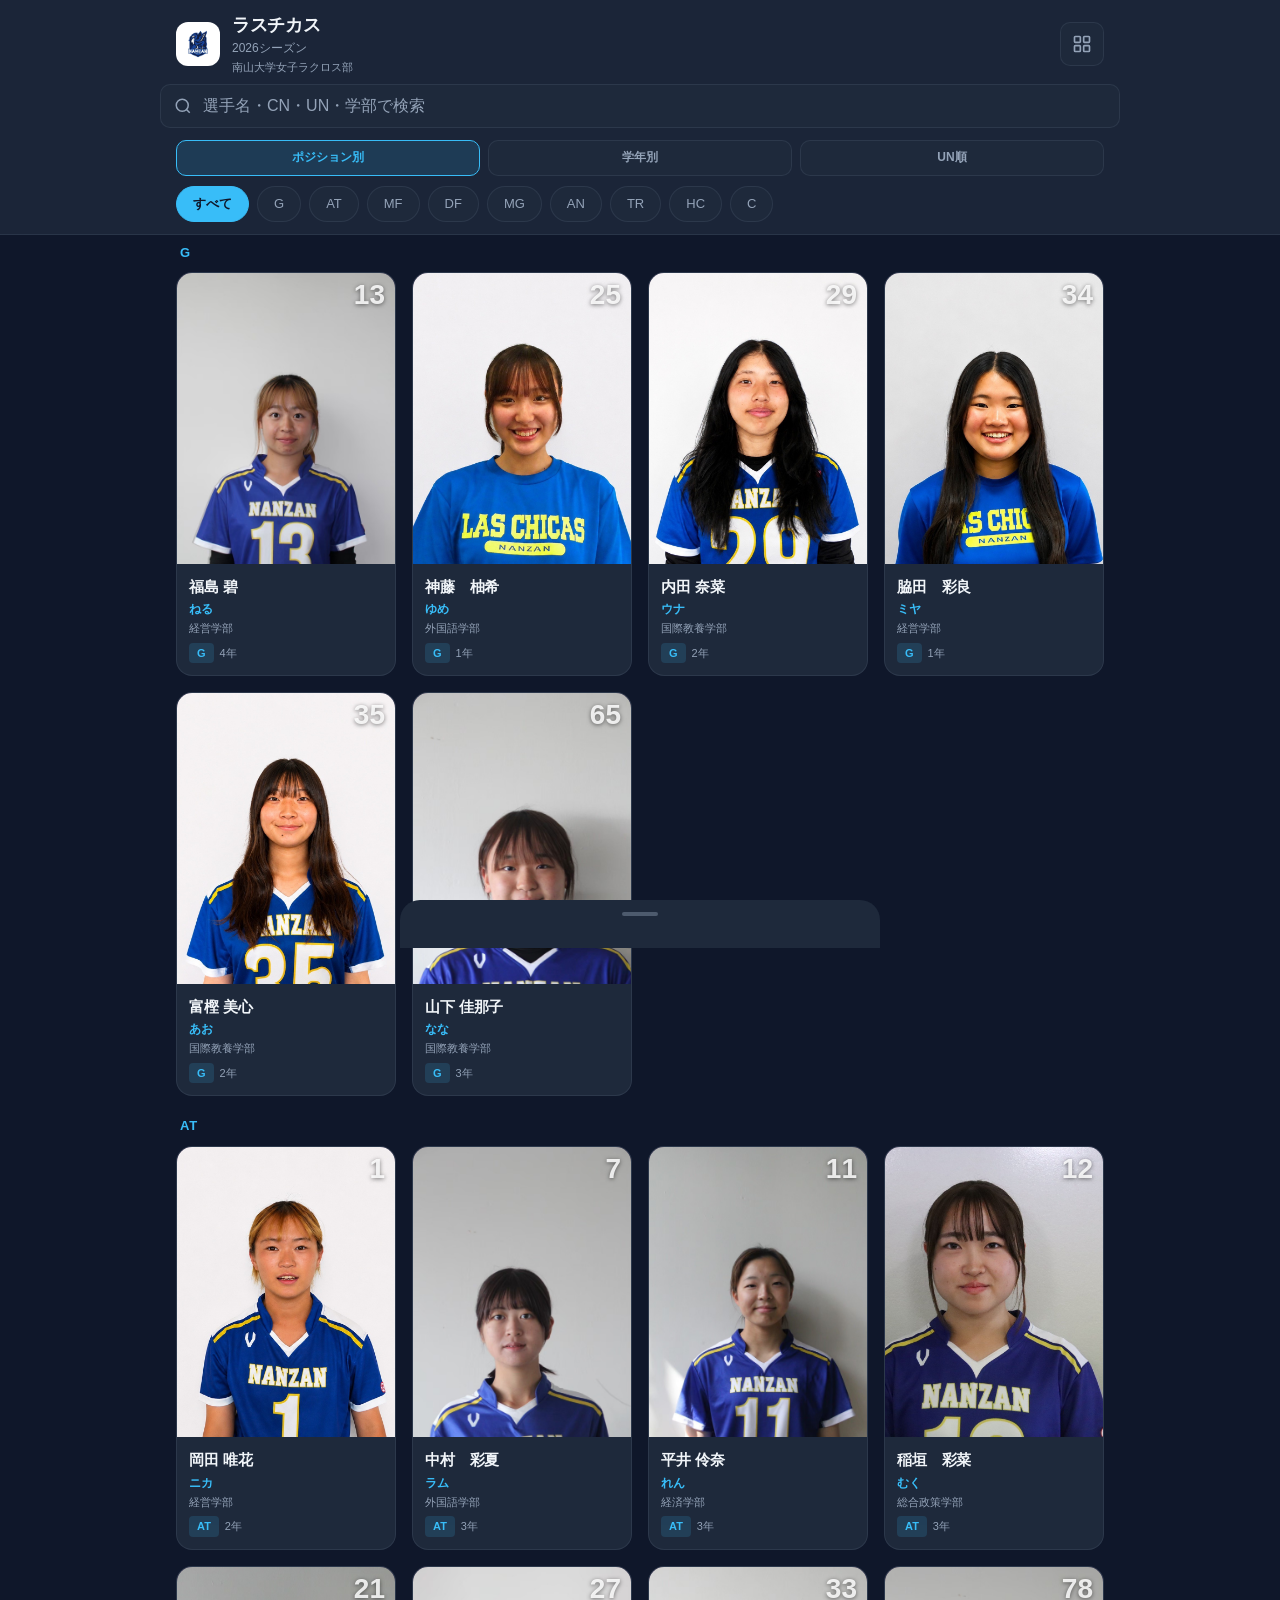
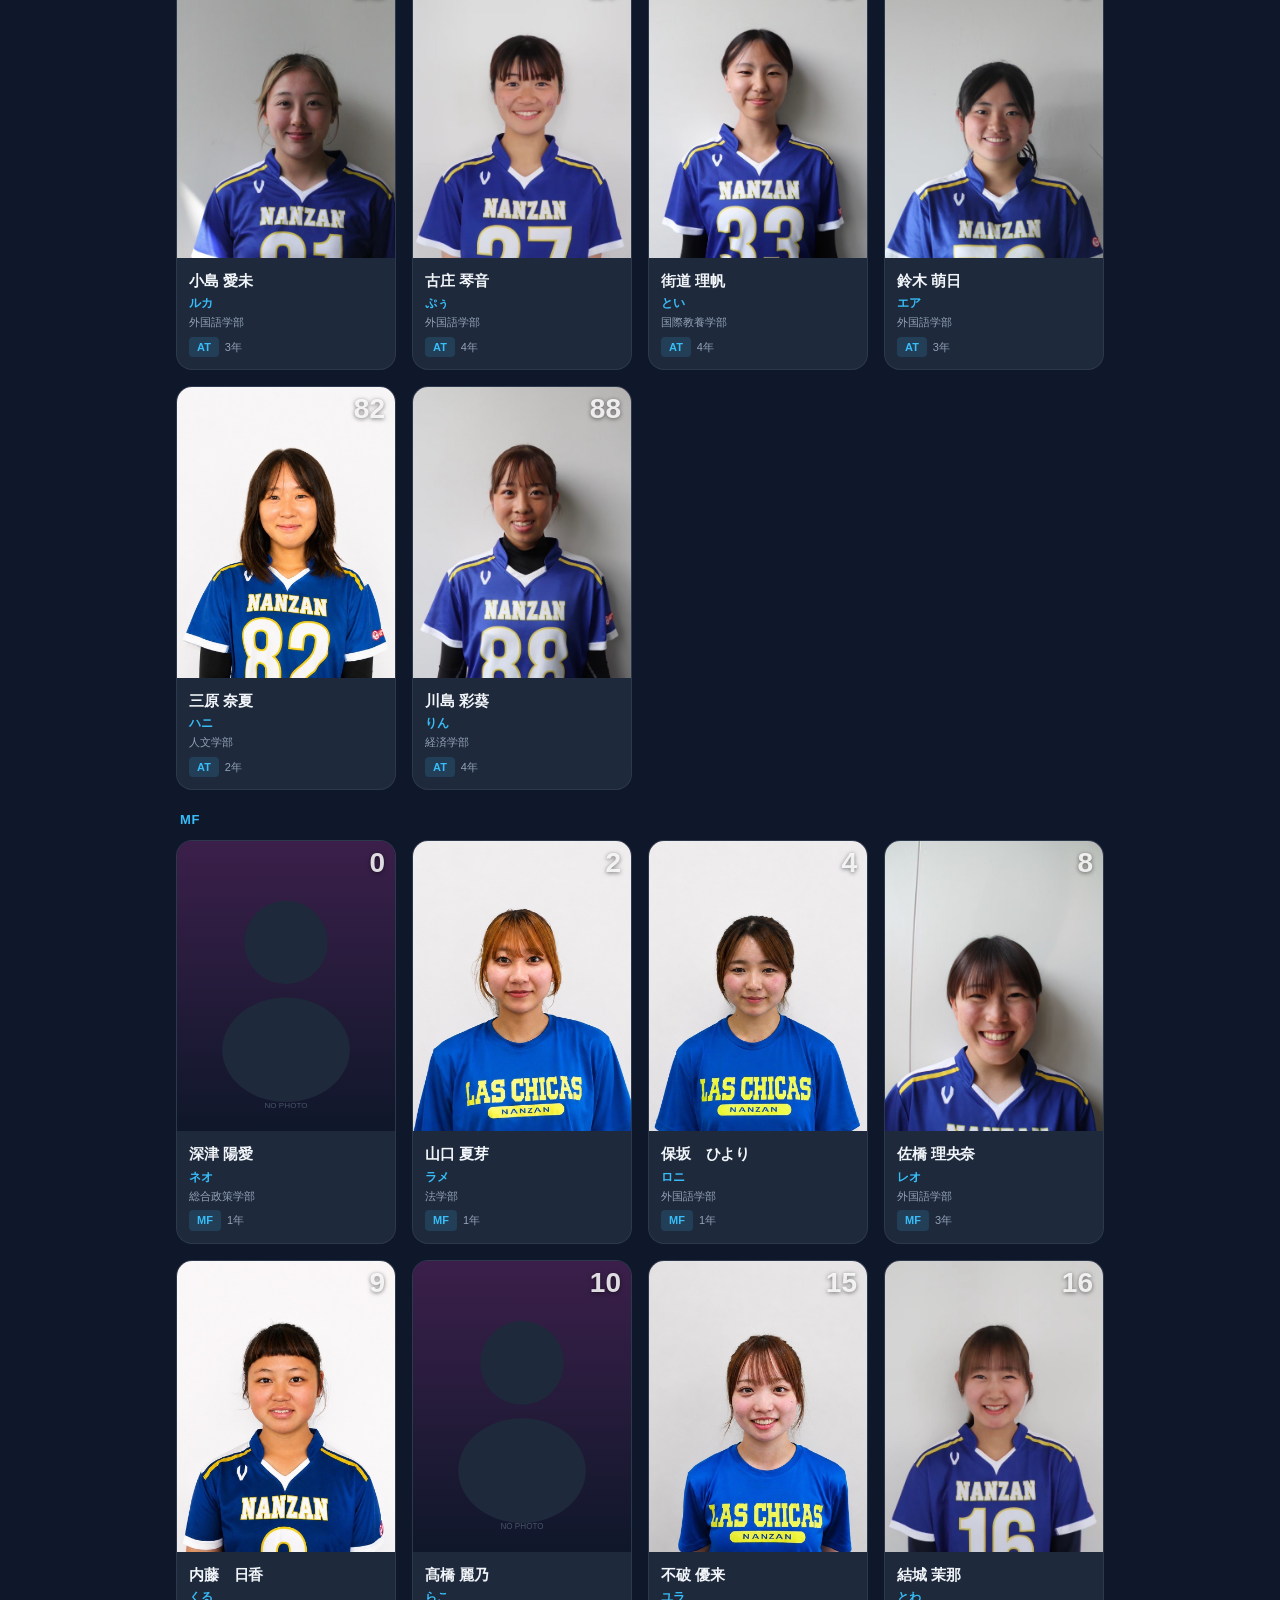
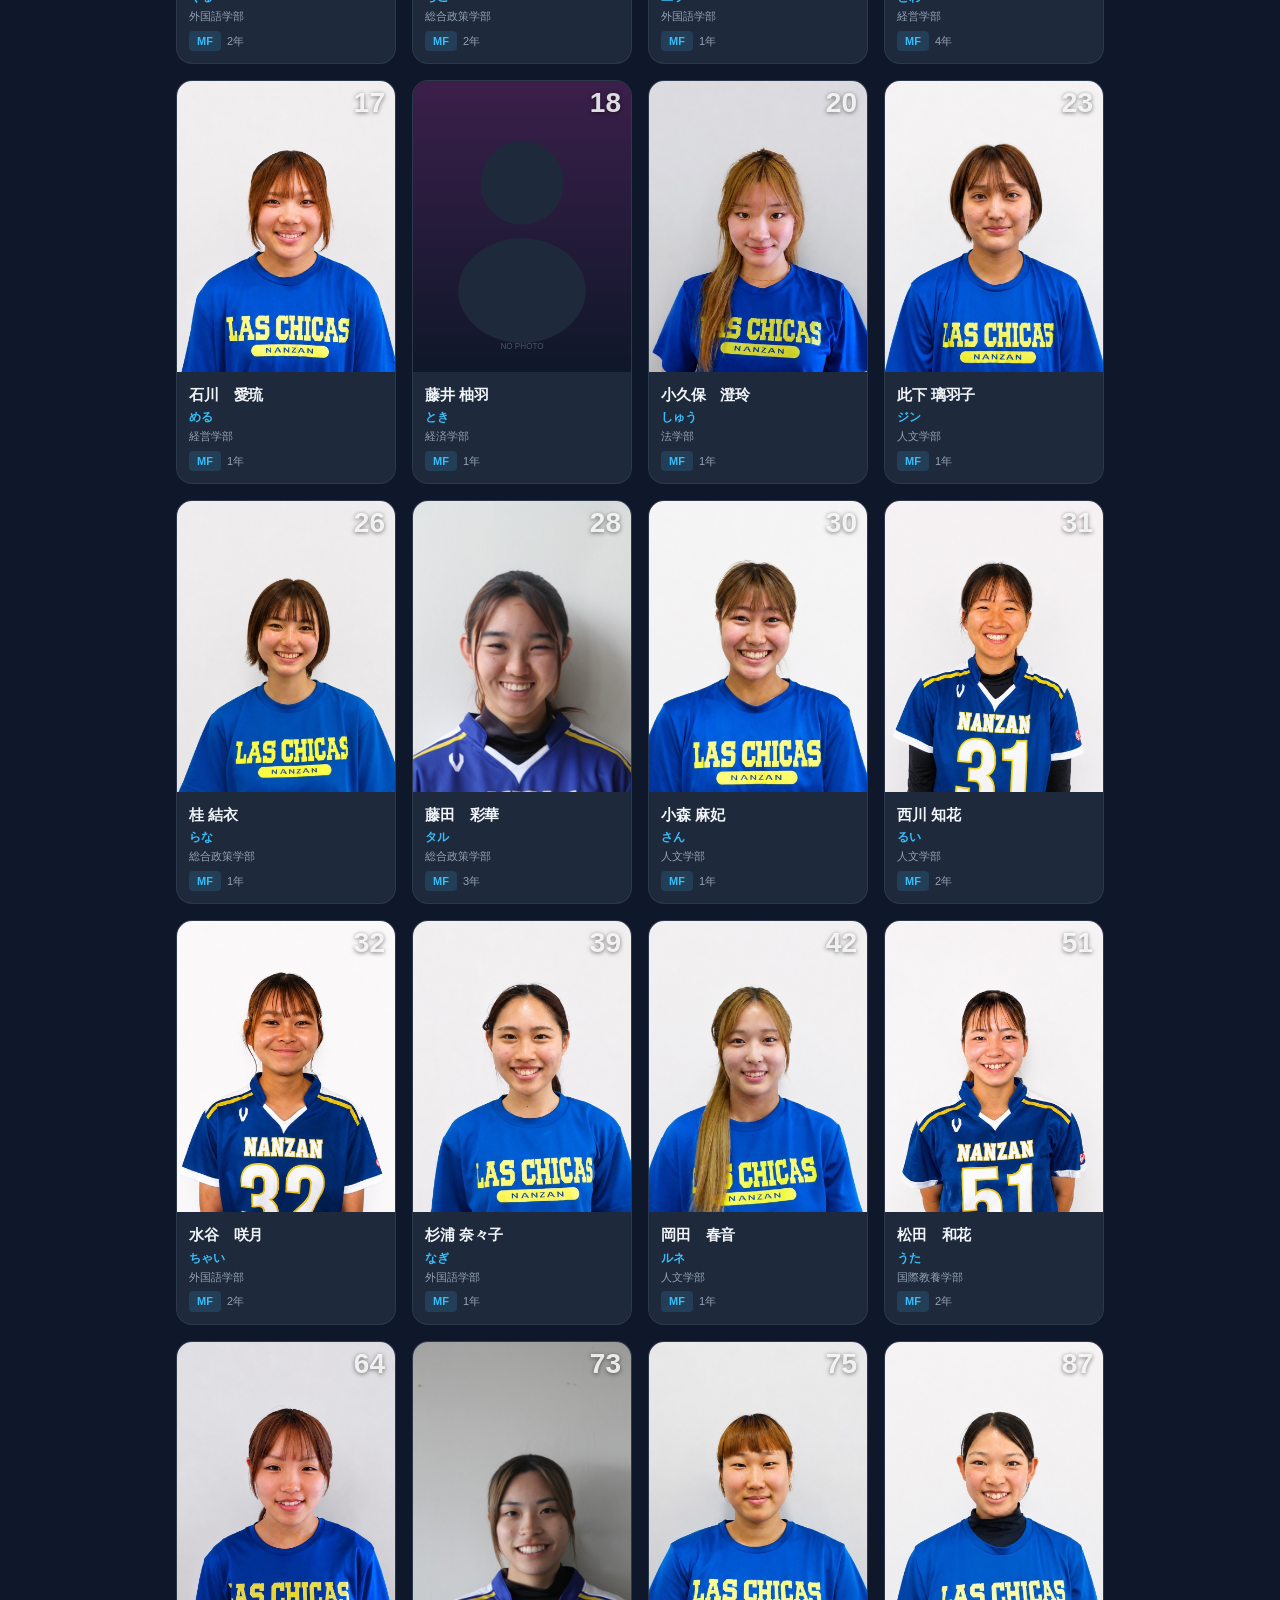
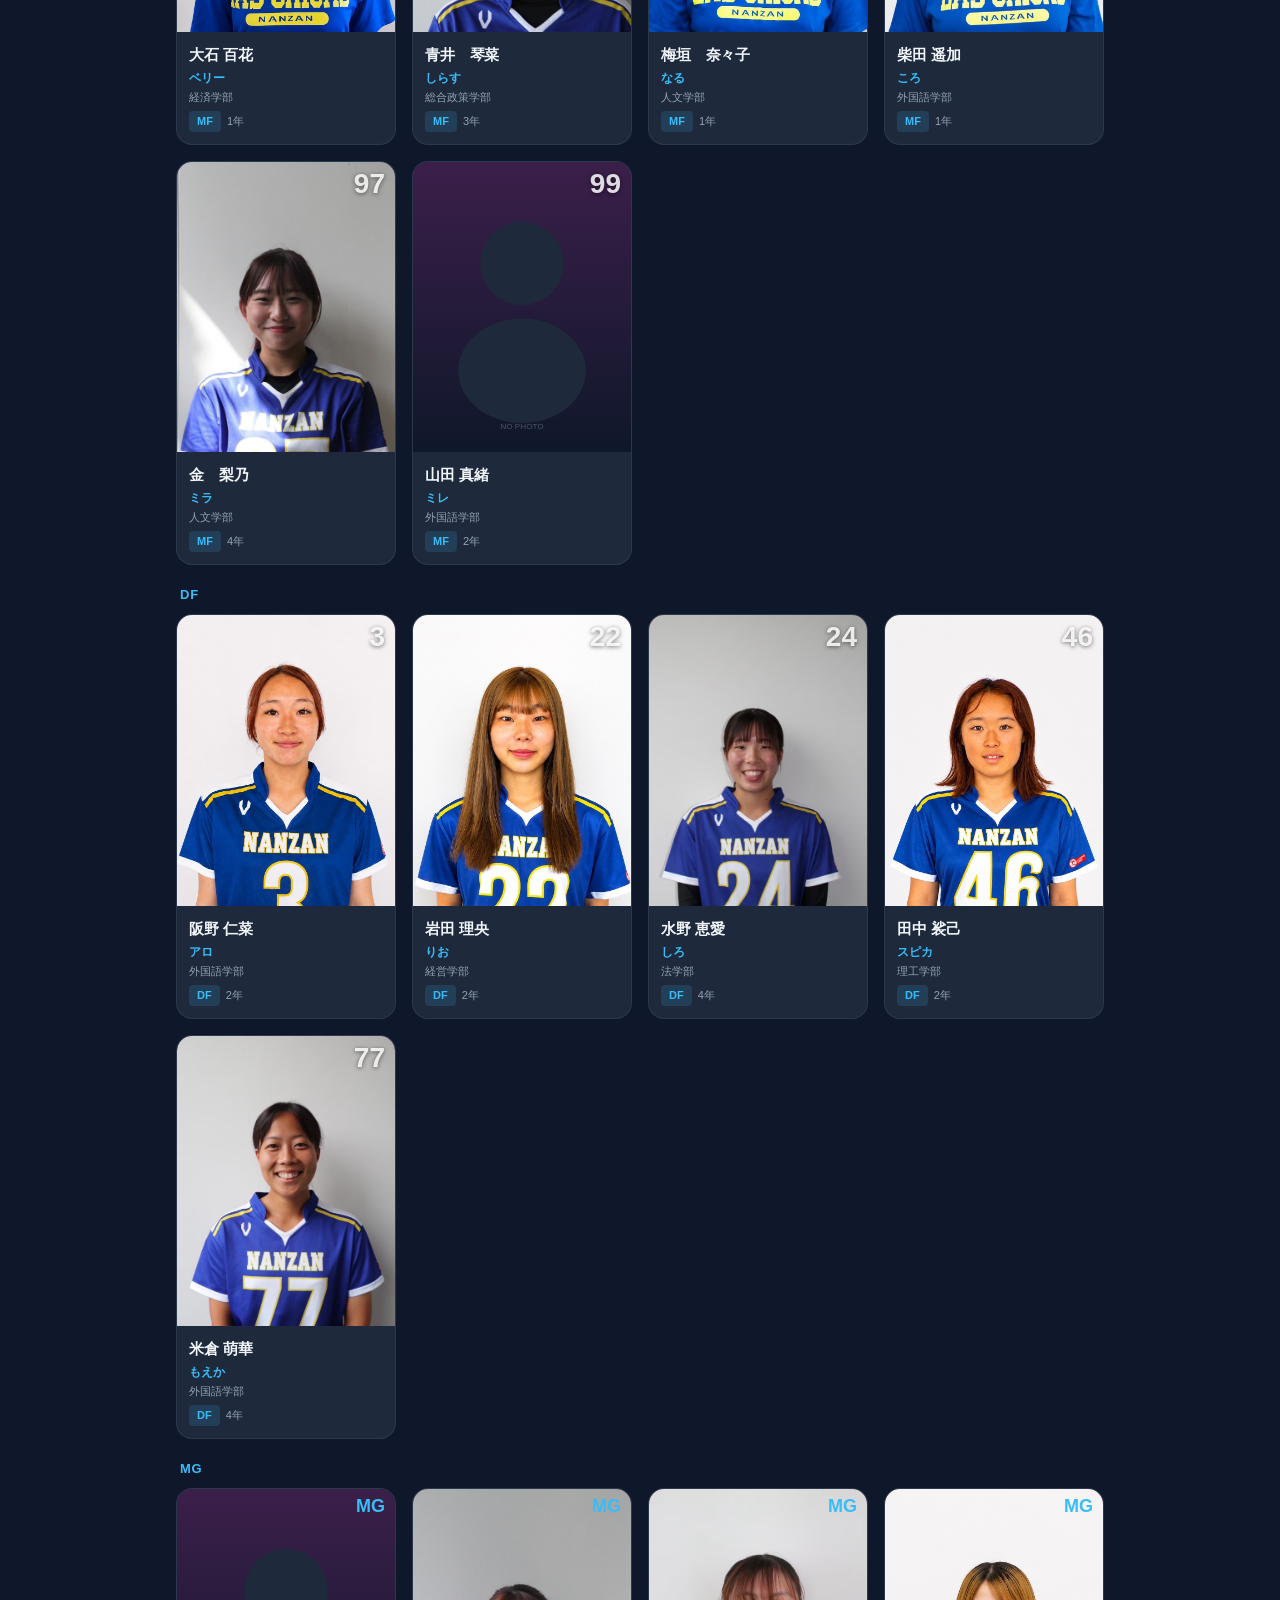
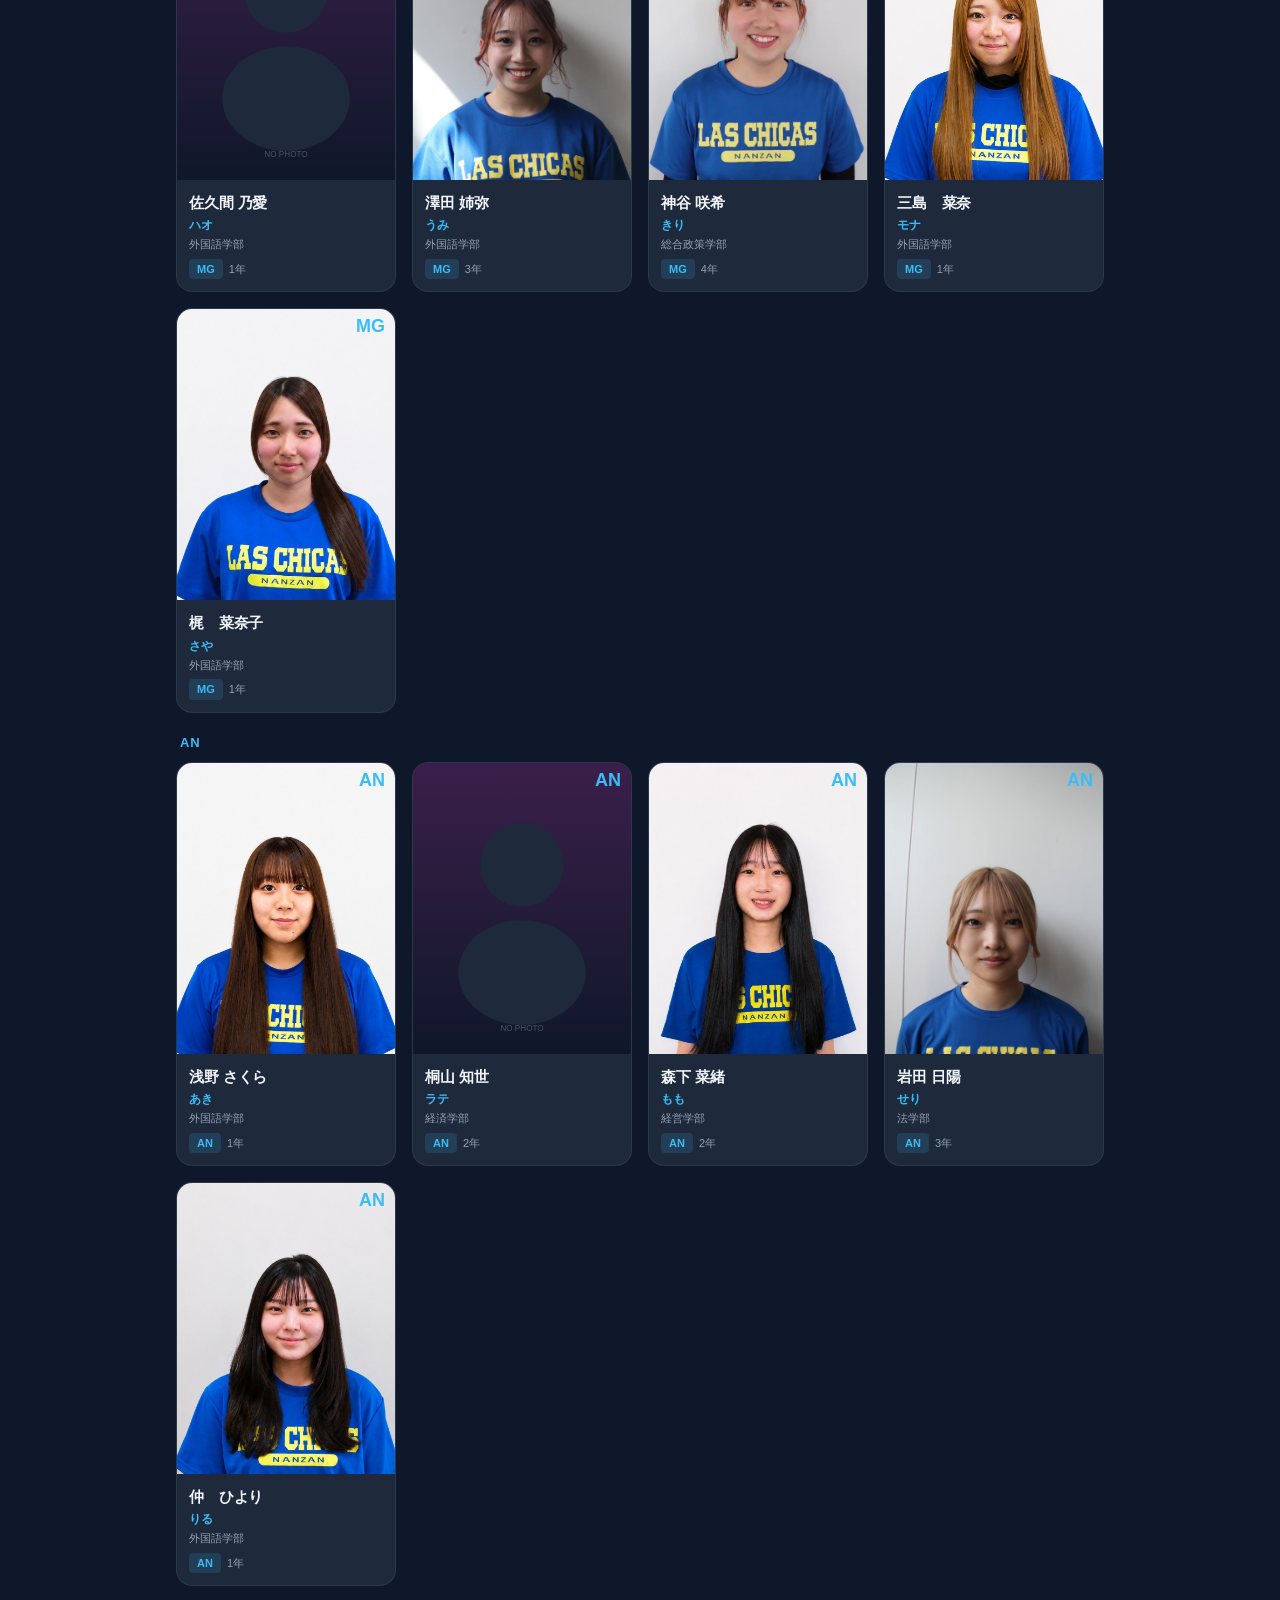
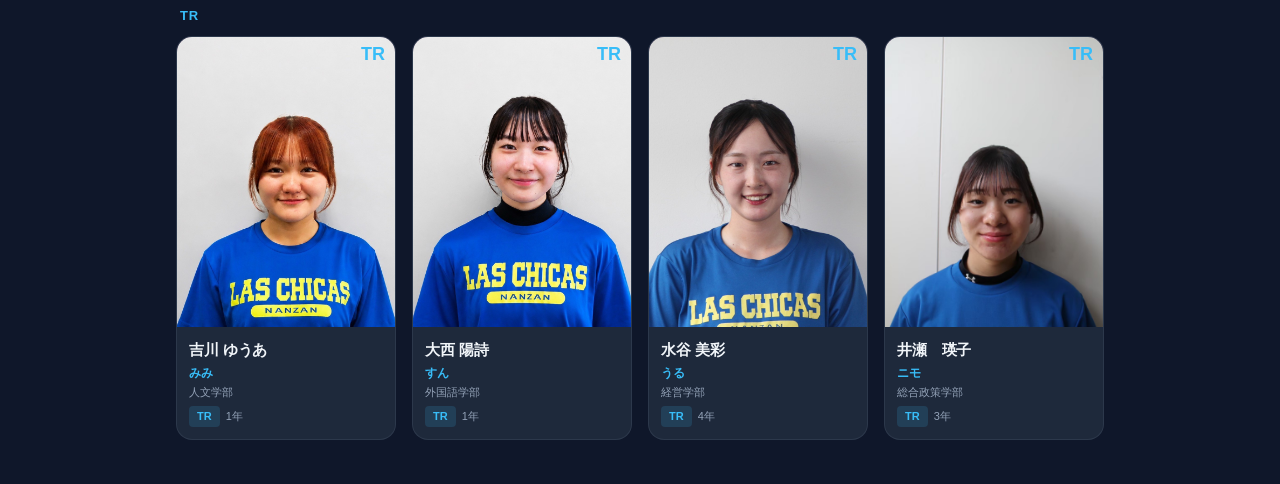
<file: index.html>
<!DOCTYPE html>
<html lang="ja">
<head>
  <meta charset="UTF-8">
  <meta name="viewport" content="width=device-width, initial-scale=1, viewport-fit=cover">
  <meta name="theme-color" content="#0f172a">
  <meta name="apple-mobile-web-app-capable" content="yes">
  <meta name="apple-mobile-web-app-status-bar-style" content="black-translucent">
  <meta name="description" content="ラスチカス 女子ラクロス部 選手名鑑">
  <title>ラスチカス 選手名鑑</title>
  <link rel="manifest" href="manifest.json">
  <link rel="icon" href="icons/icon-192.png" type="image/png">
  <link rel="apple-touch-icon" href="icons/apple-touch-icon.png">
  <link rel="stylesheet" href="styles.css">
</head>
<body>
  <div id="app">
    <!-- ヘッダー -->
    <header class="header">
      <div class="header__inner">
        <div class="header__brand">
          <img class="header__badge" id="teamBadge" src="icons/laschicas.jpg" alt="ラスチカス" width="44" height="44">
          <div>
            <h1 class="header__title" id="teamName">ラスチカス</h1>
            <p class="header__season" id="teamSeason">2026シーズン</p>
            <p class="header__subtitle" id="teamSubtitle">南山大学女子ラクロス部</p>
          </div>
        </div>
        <button class="header__view-toggle" id="viewToggle" type="button" aria-label="一覧表示に切替" title="一覧表示に切替">
          <svg class="icon-grid" width="20" height="20" viewBox="0 0 24 24" fill="none" stroke="currentColor" stroke-width="2">
            <rect x="3" y="3" width="7" height="7" rx="1"/><rect x="14" y="3" width="7" height="7" rx="1"/>
            <rect x="3" y="14" width="7" height="7" rx="1"/><rect x="14" y="14" width="7" height="7" rx="1"/>
          </svg>
          <svg class="icon-list hidden" width="20" height="20" viewBox="0 0 24 24" fill="none" stroke="currentColor" stroke-width="2">
            <line x1="8" y1="6" x2="21" y2="6"/><line x1="8" y1="12" x2="21" y2="12"/><line x1="8" y1="18" x2="21" y2="18"/>
            <line x1="3" y1="6" x2="3.01" y2="6"/><line x1="3" y1="12" x2="3.01" y2="12"/><line x1="3" y1="18" x2="3.01" y2="18"/>
          </svg>
        </button>
      </div>

      <!-- 検索 -->
      <div class="search">
        <svg class="search__icon" width="18" height="18" viewBox="0 0 24 24" fill="none" stroke="currentColor" stroke-width="2">
          <circle cx="11" cy="11" r="8"/><line x1="21" y1="21" x2="16.65" y2="16.65"/>
        </svg>
        <input type="search" class="search__input" id="searchInput" placeholder="選手名・CN・UN・学部で検索" autocomplete="off" enterkeyhint="search">
        <button class="search__clear hidden" id="searchClear" aria-label="検索をクリア">×</button>
      </div>

      <!-- 絞り込みモード -->
      <div class="group-mode" id="groupMode">
        <button class="group-mode__btn active" data-mode="position">ポジション別</button>
        <button class="group-mode__btn" data-mode="grade">学年別</button>
        <button class="group-mode__btn" data-mode="un">UN順</button>
      </div>

      <!-- 絞り込みチップ -->
      <div class="filters" id="subFilters">
        <button class="filter-chip active" data-filter="all">すべて</button>
      </div>
    </header>

    <!-- 選手一覧 -->
    <main class="main">
      <div id="playerSections"></div>
      <div class="empty-state hidden" id="emptyState">
        <p class="empty-state__title">該当する選手がいません</p>
        <p class="empty-state__desc">検索条件を変えてみてください</p>
      </div>
    </main>

    <!-- ボトムシート（選手詳細） -->
    <div class="overlay hidden" id="overlay"></div>
    <div class="bottom-sheet" id="bottomSheet" role="dialog" aria-modal="true" aria-labelledby="sheetName">
      <div class="bottom-sheet__handle" id="sheetHandle">
        <span class="bottom-sheet__grab"></span>
      </div>
      <div class="bottom-sheet__content" id="sheetContent"></div>
    </div>
  </div>

  <script src="app.js"></script>
</body>
</html>
</file>
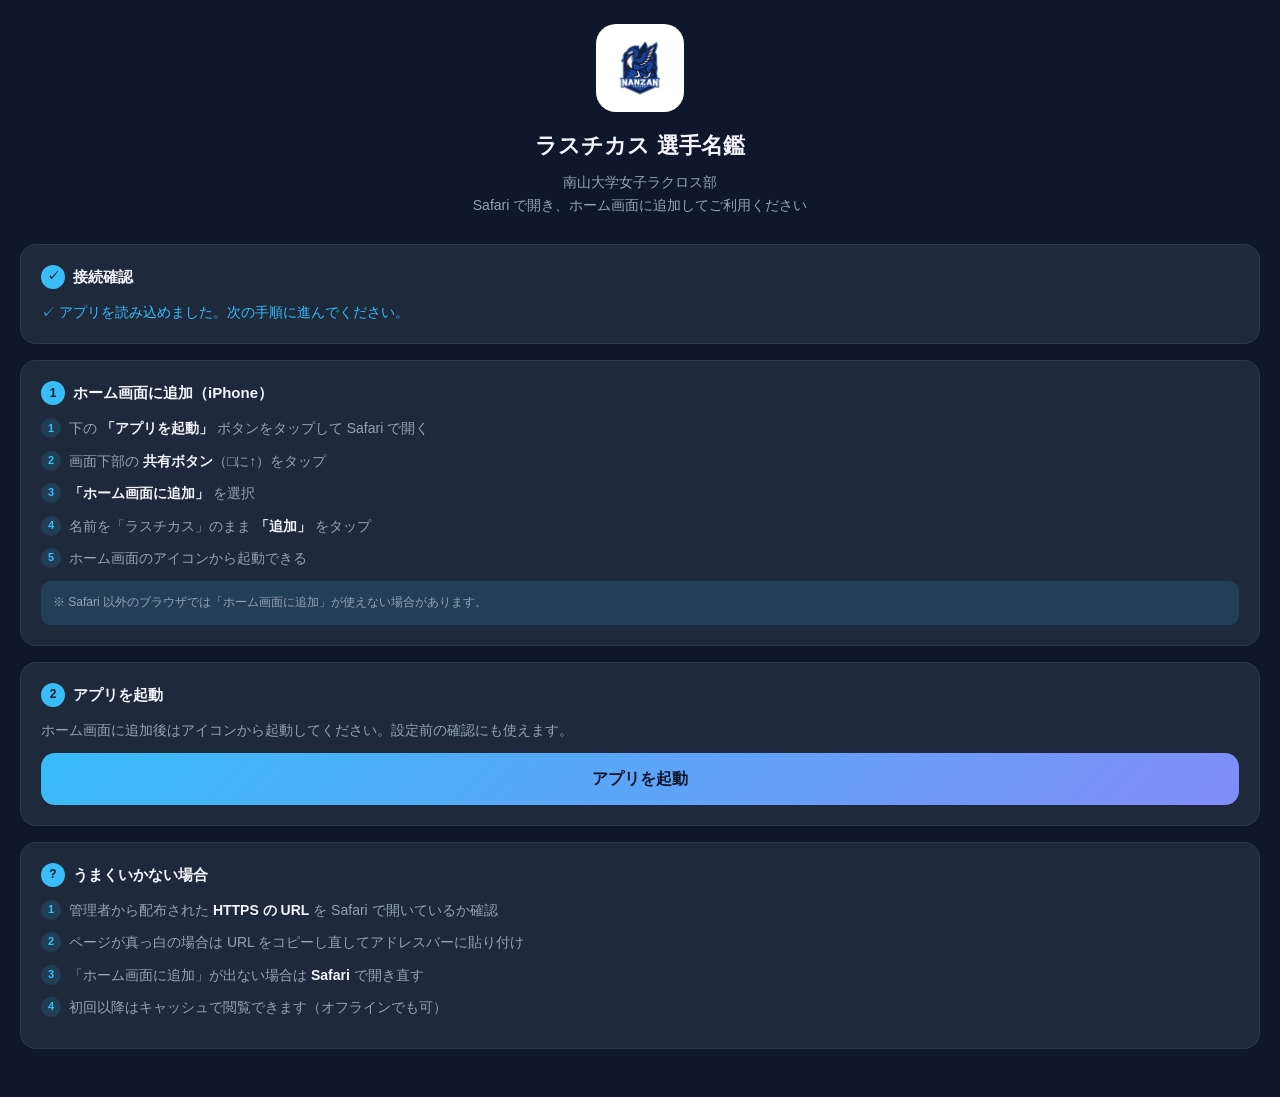
<file: install.html>
<!DOCTYPE html>
<html lang="ja">
<head>
  <meta charset="UTF-8">
  <meta name="viewport" content="width=device-width, initial-scale=1, viewport-fit=cover">
  <meta name="theme-color" content="#0f172a">
  <meta name="apple-mobile-web-app-capable" content="yes">
  <meta name="apple-mobile-web-app-status-bar-style" content="black-translucent">
  <title>ラスチカス 選手名鑑 - インストール</title>
  <link rel="icon" href="icons/icon-192.png" type="image/png">
  <link rel="apple-touch-icon" href="icons/apple-touch-icon.png">
  <style>
    :root {
      --bg: #0f172a;
      --bg-card: #1e293b;
      --text: #f1f5f9;
      --text-muted: #94a3b8;
      --accent: #38bdf8;
      --accent-soft: rgba(56, 189, 248, 0.15);
      --border: rgba(148, 163, 184, 0.12);
      --safe-top: env(safe-area-inset-top, 0px);
      --safe-bottom: env(safe-area-inset-bottom, 0px);
    }
    * { box-sizing: border-box; margin: 0; padding: 0; }
    body {
      font-family: -apple-system, BlinkMacSystemFont, 'Hiragino Sans', 'Hiragino Kaku Gothic ProN', 'Yu Gothic UI', 'Meiryo', sans-serif;
      background: var(--bg);
      color: var(--text);
      line-height: 1.6;
      min-height: 100dvh;
      padding: calc(24px + var(--safe-top)) 20px calc(32px + var(--safe-bottom));
      -webkit-tap-highlight-color: transparent;
    }
    .hero { text-align: center; margin-bottom: 28px; }
    .hero__icon {
      width: 88px; height: 88px; border-radius: 20px;
      margin: 0 auto 16px; display: block;
    }
    .hero__title { font-size: 22px; font-weight: 700; }
    .hero__desc { font-size: 14px; color: var(--text-muted); margin-top: 8px; }
    .card {
      background: var(--bg-card);
      border: 1px solid var(--border);
      border-radius: 16px;
      padding: 20px;
      margin-bottom: 16px;
    }
    .card__title {
      font-size: 15px; font-weight: 700; margin-bottom: 12px;
      display: flex; align-items: center; gap: 8px;
    }
    .card__badge {
      display: inline-flex; align-items: center; justify-content: center;
      width: 24px; height: 24px; background: var(--accent);
      color: var(--bg); border-radius: 50%; font-size: 12px; font-weight: 700;
      flex-shrink: 0;
    }
    .steps { list-style: none; counter-reset: step; }
    .steps li {
      position: relative; padding-left: 28px; margin-bottom: 10px;
      font-size: 14px; color: var(--text-muted);
    }
    .steps li::before {
      counter-increment: step;
      content: counter(step);
      position: absolute; left: 0; top: 1px;
      width: 20px; height: 20px; background: var(--accent-soft);
      color: var(--accent); border-radius: 50%;
      font-size: 11px; font-weight: 700;
      display: flex; align-items: center; justify-content: center;
    }
    .steps li strong { color: var(--text); }
    .launch-btn {
      display: block; width: 100%; height: 52px;
      background: linear-gradient(135deg, var(--accent), #818cf8);
      color: var(--bg); border: none; border-radius: 14px;
      font-size: 16px; font-weight: 700; font-family: inherit;
      text-decoration: none; text-align: center; line-height: 52px;
      margin-top: 8px; cursor: pointer;
    }
    .launch-btn:active { opacity: 0.85; }
    .note {
      font-size: 12px; color: var(--text-muted);
      background: var(--accent-soft); border-radius: 10px;
      padding: 12px; margin-top: 12px;
    }
    .status {
      text-align: center; font-size: 13px; color: var(--accent);
      margin-top: 16px; font-weight: 600;
    }
    .hidden { display: none !important; }
  </style>
</head>
<body>
  <div class="hero">
    <img class="hero__icon" src="icons/apple-touch-icon.png" alt="選手名鑑アイコン">
    <h1 class="hero__title">ラスチカス 選手名鑑</h1>
    <p class="hero__desc">南山大学女子ラクロス部<br>Safari で開き、ホーム画面に追加してご利用ください</p>
  </div>

  <div class="card">
    <h2 class="card__title"><span class="card__badge">✓</span>接続確認</h2>
    <p id="downloadStatus" style="font-size:14px;color:var(--text-muted);">アプリの読み込みを確認中...</p>
  </div>

  <div class="card">
    <h2 class="card__title"><span class="card__badge">1</span>ホーム画面に追加（iPhone）</h2>
    <ol class="steps">
      <li>下の <strong>「アプリを起動」</strong> ボタンをタップして Safari で開く</li>
      <li>画面下部の <strong>共有ボタン</strong>（□に↑）をタップ</li>
      <li><strong>「ホーム画面に追加」</strong> を選択</li>
      <li>名前を「ラスチカス」のまま <strong>「追加」</strong> をタップ</li>
      <li>ホーム画面のアイコンから起動できる</li>
    </ol>
    <p class="note">※ Safari 以外のブラウザでは「ホーム画面に追加」が使えない場合があります。</p>
  </div>

  <div class="card">
    <h2 class="card__title"><span class="card__badge">2</span>アプリを起動</h2>
    <p style="font-size:14px;color:var(--text-muted);margin-bottom:12px;">
      ホーム画面に追加後はアイコンから起動してください。設定前の確認にも使えます。
    </p>
    <a class="launch-btn" href="index.html">アプリを起動</a>
    <p class="status hidden" id="installDone"></p>
  </div>

  <div class="card">
    <h2 class="card__title"><span class="card__badge">?</span>うまくいかない場合</h2>
    <ol class="steps">
      <li>管理者から配布された <strong>HTTPS の URL</strong> を Safari で開いているか確認</li>
      <li>ページが真っ白の場合は URL をコピーし直してアドレスバーに貼り付け</li>
      <li>「ホーム画面に追加」が出ない場合は <strong>Safari</strong> で開き直す</li>
      <li>初回以降はキャッシュで閲覧できます（オフラインでも可）</li>
    </ol>
  </div>

  <script>
    fetch('app.js', { method: 'HEAD' })
      .then(res => {
        const el = document.getElementById('downloadStatus');
        if (res.ok) {
          el.textContent = '✓ アプリを読み込めました。次の手順に進んでください。';
          el.style.color = '#38bdf8';
        } else {
          el.textContent = '⚠ アプリファイルが見つかりません。URL が正しいか確認してください。';
          el.style.color = '#fbbf24';
        }
      })
      .catch(() => {
        const el = document.getElementById('downloadStatus');
        el.textContent = '⚠ HTTPS の URL から開いているか確認してください。';
        el.style.color = '#fbbf24';
      });

    if (localStorage.getItem('meikan_installed')) {
      const done = document.getElementById('installDone');
      done.textContent = '設定済みです。ホーム画面のアイコンから起動できます。';
      done.classList.remove('hidden');
    }

    document.querySelector('.launch-btn').addEventListener('click', () => {
      localStorage.setItem('meikan_installed', '1');
    });
  </script>
</body>
</html>
</file>
<file: styles.css>
/* ========================================
   選手名鑑 - モバイルファースト UI
   ======================================== */

:root {
  --bg: #0f172a;
  --bg-elevated: #1e293b;
  --bg-card: #1e293b;
  --surface: rgba(30, 41, 59, 0.85);
  --text: #f1f5f9;
  --text-muted: #94a3b8;
  --accent: #38bdf8;
  --accent-soft: rgba(56, 189, 248, 0.15);
  --border: rgba(148, 163, 184, 0.12);
  --radius: 16px;
  --radius-sm: 10px;
  --safe-top: env(safe-area-inset-top, 0px);
  --safe-bottom: env(safe-area-inset-bottom, 0px);
  --header-h: 180px;
  --touch-min: 44px;
  --transition: 0.3s cubic-bezier(0.4, 0, 0.2, 1);
  --spring: 0.45s cubic-bezier(0.34, 1.56, 0.64, 1);
}

*, *::before, *::after {
  box-sizing: border-box;
  margin: 0;
  padding: 0;
}

html {
  -webkit-text-size-adjust: 100%;
  scroll-behavior: smooth;
}

body {
  font-family: -apple-system, BlinkMacSystemFont, 'Hiragino Sans', 'Hiragino Kaku Gothic ProN', 'Yu Gothic UI', 'Meiryo', sans-serif;
  background: var(--bg);
  color: var(--text);
  line-height: 1.5;
  min-height: 100dvh;
  overflow-x: hidden;
  -webkit-tap-highlight-color: transparent;
  touch-action: manipulation;
}

.hidden { display: none !important; }

/* ---- Header ---- */
.header {
  position: sticky;
  top: 0;
  z-index: 100;
  background: var(--surface);
  backdrop-filter: blur(20px);
  -webkit-backdrop-filter: blur(20px);
  border-bottom: 1px solid var(--border);
  padding-top: var(--safe-top);
}

.header__inner {
  display: flex;
  align-items: center;
  justify-content: space-between;
  padding: 12px 16px 8px;
}

.header__brand {
  display: flex;
  align-items: center;
  gap: 12px;
}

.header__badge {
  display: block;
  width: 44px;
  height: 44px;
  border-radius: 12px;
  object-fit: cover;
  flex-shrink: 0;
}

.header__title {
  font-size: 18px;
  font-weight: 700;
  letter-spacing: -0.02em;
}

.header__season {
  font-size: 12px;
  color: var(--text-muted);
}

.header__subtitle {
  font-size: 11px;
  color: var(--text-muted);
  margin-top: 2px;
}

.header__view-toggle {
  position: relative;
  z-index: 2;
  display: flex;
  align-items: center;
  justify-content: center;
  width: var(--touch-min);
  height: var(--touch-min);
  padding: 0;
  background: var(--bg-elevated);
  border: 1px solid var(--border);
  border-radius: var(--radius-sm);
  color: var(--text-muted);
  cursor: pointer;
  -webkit-appearance: none;
  appearance: none;
  touch-action: manipulation;
  transition: color var(--transition), background var(--transition);
}

.header__view-toggle[aria-pressed="true"] {
  background: var(--accent-soft);
  border-color: var(--accent);
  color: var(--accent);
}

.header__view-toggle:active {
  background: var(--accent-soft);
  color: var(--accent);
}

/* ---- Search ---- */
.search {
  position: relative;
  margin: 0 16px 12px;
}

.search__icon {
  position: absolute;
  left: 14px;
  top: 50%;
  transform: translateY(-50%);
  color: var(--text-muted);
  pointer-events: none;
}

.search__input {
  width: 100%;
  height: var(--touch-min);
  padding: 0 40px 0 42px;
  background: var(--bg-elevated);
  border: 1px solid var(--border);
  border-radius: var(--radius-sm);
  color: var(--text);
  font-size: 16px; /* iOS zoom防止 */
  font-family: inherit;
  outline: none;
  transition: border-color var(--transition), box-shadow var(--transition);
}

.search__input::placeholder {
  color: var(--text-muted);
}

.search__input:focus {
  border-color: var(--accent);
  box-shadow: 0 0 0 3px var(--accent-soft);
}

.search__clear {
  position: absolute;
  right: 8px;
  top: 50%;
  transform: translateY(-50%);
  width: 32px;
  height: 32px;
  background: var(--text-muted);
  border: none;
  border-radius: 50%;
  color: var(--bg);
  font-size: 18px;
  line-height: 1;
  cursor: pointer;
  opacity: 0.6;
}

/* ---- Group mode toggle ---- */
.group-mode {
  display: flex;
  gap: 8px;
  padding: 0 16px 10px;
}

.group-mode__btn {
  flex: 1;
  min-width: 0;
  height: 36px;
  background: var(--bg-elevated);
  border: 1px solid var(--border);
  border-radius: var(--radius-sm);
  color: var(--text-muted);
  font-size: 12px;
  font-weight: 600;
  font-family: inherit;
  cursor: pointer;
  transition: all var(--transition);
}

.group-mode__btn.active {
  background: var(--accent-soft);
  border-color: var(--accent);
  color: var(--accent);
}

.group-mode__btn:active:not(.active) {
  background: var(--bg-card);
}

/* ---- Filter chips ---- */
.filters {
  display: flex;
  gap: 8px;
  padding: 0 16px 12px;
  overflow-x: auto;
  scrollbar-width: none;
  -webkit-overflow-scrolling: touch;
}

.filters::-webkit-scrollbar { display: none; }

.filter-chip {
  flex-shrink: 0;
  height: 36px;
  padding: 0 16px;
  background: var(--bg-elevated);
  border: 1px solid var(--border);
  border-radius: 999px;
  color: var(--text-muted);
  font-size: 13px;
  font-weight: 500;
  font-family: inherit;
  cursor: pointer;
  transition: all var(--transition);
  white-space: nowrap;
}

.filter-chip.active {
  background: var(--accent);
  border-color: var(--accent);
  color: var(--bg);
  font-weight: 600;
}

.filter-chip:active:not(.active) {
  background: var(--accent-soft);
  color: var(--accent);
}

/* ---- Main / Grid ---- */
.main {
  padding: 8px 16px calc(24px + var(--safe-bottom));
}

.player-section {
  margin-bottom: 20px;
}

.player-section__title {
  font-size: 13px;
  font-weight: 700;
  color: var(--accent);
  letter-spacing: 0.06em;
  margin-bottom: 10px;
  padding-left: 4px;
}

.player-grid {
  display: grid;
  grid-template-columns: repeat(2, 1fr);
  gap: 12px;
}

/* ---- Player table (一覧表示) ---- */
.player-table-wrap {
  overflow-x: auto;
  -webkit-overflow-scrolling: touch;
  border: 1px solid var(--border);
  border-radius: var(--radius);
  background: var(--bg-card);
}

.player-table {
  width: 100%;
  min-width: 520px;
  border-collapse: collapse;
  font-size: 13px;
}

.player-table__th {
  position: sticky;
  top: 0;
  z-index: 1;
  padding: 10px 8px;
  background: var(--bg-elevated);
  border-bottom: 1px solid var(--border);
  color: var(--text-muted);
  font-size: 11px;
  font-weight: 600;
  text-align: left;
  white-space: nowrap;
}

.player-table__th--photo,
.player-table__cell--photo {
  width: 48px;
  padding-left: 10px;
}

.player-table__th--un,
.player-table__cell--un {
  width: 44px;
  text-align: center;
}

.player-table__th--cn,
.player-table__cell--cn {
  width: 56px;
}

.player-table__th--pos,
.player-table__cell--pos {
  width: 48px;
  text-align: center;
}

.player-table__row {
  cursor: pointer;
  transition: background var(--transition);
}

.player-table__row:nth-child(even) {
  background: rgba(15, 23, 42, 0.35);
}

.player-table__row:active,
.player-table__row:focus-visible {
  background: var(--accent-soft);
  outline: none;
}

.player-table__cell {
  padding: 8px;
  border-bottom: 1px solid var(--border);
  vertical-align: middle;
}

.player-table__row:last-child .player-table__cell {
  border-bottom: none;
}

.player-table__cell--un {
  font-weight: 700;
  color: var(--accent);
  text-align: center;
}

.player-table__cell--cn {
  font-weight: 600;
  color: var(--accent);
}

.player-table__cell--name {
  font-weight: 600;
  white-space: nowrap;
}

.player-table__cell--faculty,
.player-table__cell--grade {
  color: var(--text-muted);
  font-size: 12px;
  white-space: nowrap;
}

.player-table__thumb {
  width: 40px;
  height: 40px;
  border-radius: 8px;
  overflow: hidden;
  background: linear-gradient(160deg, #3b1f4a 0%, #0f172a 100%);
}

.player-table__photo {
  width: 100%;
  height: 100%;
  object-fit: cover;
  object-position: center top;
  display: block;
}

.player-table__pos {
  display: inline-block;
  font-size: 11px;
  font-weight: 600;
  padding: 2px 8px;
  background: var(--accent-soft);
  color: var(--accent);
  border-radius: 4px;
}

/* ---- Player Card ---- */
.player-card {
  position: relative;
  background: var(--bg-card);
  border: 1px solid var(--border);
  border-radius: var(--radius);
  overflow: hidden;
  cursor: pointer;
  transition: transform var(--spring), box-shadow var(--transition);
  animation: cardIn 0.4s ease backwards;
}

@keyframes cardIn {
  from {
    opacity: 0;
    transform: translateY(12px);
  }
}

.player-card:active {
  transform: scale(0.97);
}

.player-card__visual {
  position: relative;
  aspect-ratio: 3 / 4;
  background: linear-gradient(160deg, #3b1f4a 0%, #0f172a 100%);
  display: flex;
  align-items: center;
  justify-content: center;
  overflow: hidden;
}

.player-card__number {
  position: absolute;
  top: 8px;
  right: 10px;
  z-index: 2;
  font-size: 28px;
  font-weight: 800;
  color: rgba(255, 255, 255, 0.85);
  text-shadow: 0 1px 4px rgba(0, 0, 0, 0.5);
  line-height: 1;
}

.player-card__number--staff {
  font-size: 18px;
  font-weight: 700;
  color: var(--accent);
  text-shadow: none;
}

.player-card__photo {
  width: 100%;
  height: 100%;
  object-fit: cover;
  object-position: center top;
  display: block;
}

.player-card__info {
  padding: 12px;
}

.player-card__name {
  font-size: 15px;
  font-weight: 600;
  letter-spacing: -0.01em;
}

.player-card__cn {
  font-size: 12px;
  font-weight: 600;
  color: var(--accent);
  margin-top: 2px;
  letter-spacing: 0.02em;
}

.player-card__faculty {
  font-size: 11px;
  color: var(--text-muted);
  margin-top: 2px;
}

.player-card__meta {
  display: flex;
  align-items: center;
  gap: 6px;
  margin-top: 6px;
}

.player-card__position {
  font-size: 11px;
  font-weight: 600;
  padding: 2px 8px;
  background: var(--accent-soft);
  color: var(--accent);
  border-radius: 4px;
}

.player-card__grade {
  font-size: 11px;
  color: var(--text-muted);
}

/* ---- Empty state ---- */
.empty-state {
  text-align: center;
  padding: 48px 24px;
}

.empty-state__title {
  font-size: 16px;
  font-weight: 600;
  margin-bottom: 4px;
}

.empty-state__desc {
  font-size: 13px;
  color: var(--text-muted);
}

/* ---- Overlay ---- */
.overlay {
  position: fixed;
  inset: 0;
  background: rgba(0, 0, 0, 0.5);
  z-index: 200;
  opacity: 0;
  transition: opacity var(--transition);
}

.overlay.visible {
  opacity: 1;
}

/* ---- Bottom Sheet ---- */
.bottom-sheet {
  position: fixed;
  left: 0;
  right: 0;
  bottom: 0;
  z-index: 300;
  max-height: 92dvh;
  background: var(--bg-elevated);
  border-radius: 20px 20px 0 0;
  transform: translateY(100%);
  transition: transform var(--spring);
  overflow: hidden;
  display: flex;
  flex-direction: column;
}

.bottom-sheet.open {
  transform: translateY(0);
}

.bottom-sheet__handle {
  flex-shrink: 0;
  display: flex;
  justify-content: center;
  padding: 12px 0 8px;
  cursor: grab;
  touch-action: none;
}

.bottom-sheet__handle:active {
  cursor: grabbing;
}

.bottom-sheet__grab {
  width: 36px;
  height: 4px;
  background: var(--text-muted);
  border-radius: 2px;
  opacity: 0.4;
}

.bottom-sheet__content {
  flex: 1;
  overflow-y: auto;
  -webkit-overflow-scrolling: touch;
  padding: 0 20px calc(24px + var(--safe-bottom));
}

/* ---- Sheet detail ---- */
.sheet-hero {
  text-align: center;
  padding: 8px 0 20px;
}

.sheet-hero__photo-wrap {
  width: 140px;
  height: 140px;
  margin: 0 auto 12px;
  border-radius: 50%;
  overflow: hidden;
  border: 3px solid var(--accent-soft);
  box-shadow: 0 8px 24px rgba(0, 0, 0, 0.3);
}

.sheet-hero__photo {
  width: 100%;
  height: 100%;
  object-fit: cover;
  object-position: center top;
  display: block;
}

.sheet-hero__number {
  display: inline-block;
  font-size: 14px;
  font-weight: 700;
  color: var(--accent);
  background: var(--accent-soft);
  padding: 4px 12px;
  border-radius: 999px;
  margin-bottom: 8px;
}

.sheet-hero__name {
  font-size: 24px;
  font-weight: 700;
  letter-spacing: -0.02em;
}

.sheet-hero__cn {
  font-size: 16px;
  font-weight: 600;
  color: var(--accent);
  margin-top: 4px;
  letter-spacing: 0.02em;
}

.sheet-bio--highlight {
  background: var(--accent-soft);
  border-left: 3px solid var(--accent);
  padding: 12px 14px;
  border-radius: 0 var(--radius-sm) var(--radius-sm) 0;
}

.sheet-hero__tags {
  display: flex;
  justify-content: center;
  gap: 8px;
  margin-top: 12px;
  flex-wrap: wrap;
}

.sheet-tag {
  font-size: 12px;
  font-weight: 500;
  padding: 4px 12px;
  background: var(--bg);
  border: 1px solid var(--border);
  border-radius: 999px;
  color: var(--text-muted);
}

.sheet-section {
  margin-bottom: 20px;
}

.sheet-section__title {
  font-size: 12px;
  font-weight: 600;
  color: var(--text-muted);
  text-transform: uppercase;
  letter-spacing: 0.08em;
  margin-bottom: 10px;
}

.sheet-bio {
  font-size: 14px;
  line-height: 1.7;
  color: var(--text-muted);
}

.sheet-profile-list {
  display: flex;
  flex-direction: column;
  gap: 8px;
}

.sheet-profile-item {
  display: flex;
  justify-content: space-between;
  align-items: flex-start;
  gap: 12px;
  padding: 10px 12px;
  background: var(--bg);
  border: 1px solid var(--border);
  border-radius: var(--radius-sm);
  font-size: 14px;
}

.sheet-profile-item__label {
  color: var(--text-muted);
  flex-shrink: 0;
}

.sheet-profile-item__value {
  font-weight: 500;
  text-align: right;
  max-width: 60%;
}

/* ---- Tablet+ ---- */
@media (min-width: 640px) {
  .player-grid {
    grid-template-columns: repeat(3, 1fr);
    gap: 16px;
  }

  .main {
    max-width: 960px;
    margin: 0 auto;
  }

  .header__inner,
  .search,
  .filters,
  .group-mode {
    max-width: 960px;
    margin-left: auto;
    margin-right: auto;
  }

  .search {
    margin-bottom: 12px;
  }
}

@media (min-width: 1024px) {
  .player-grid {
    grid-template-columns: repeat(4, 1fr);
  }

  .bottom-sheet {
    left: 50%;
    right: auto;
    width: 480px;
    transform: translateX(-50%) translateY(100%);
    border-radius: 20px 20px 0 0;
  }

  .bottom-sheet.open {
    transform: translateX(-50%) translateY(0);
  }
}

/* ---- Reduced motion ---- */
@media (prefers-reduced-motion: reduce) {
  *, *::before, *::after {
    animation-duration: 0.01ms !important;
    transition-duration: 0.01ms !important;
  }
}
</file>
